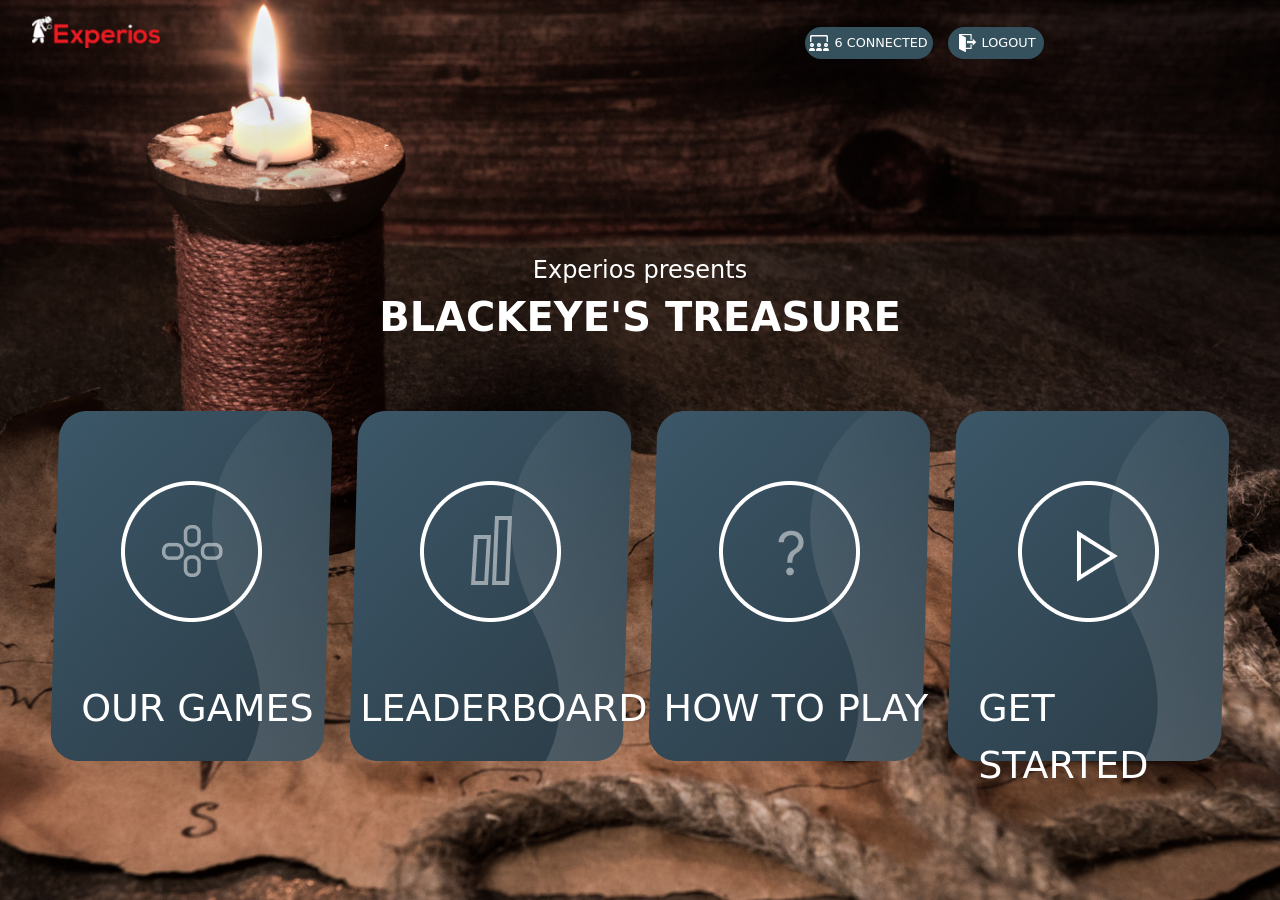
<file: index.html>
<!DOCTYPE html>
<html>
  <head>
    <title>VE Main Menu</title>
    <meta charset="utf-8" />
    <meta name="viewport" content="width=device-width, initial-scale=1" />
    <link rel="stylesheet" type="text/css" href="VE_MAINMENU.css" />
    <link
      href="https://cdn.jsdelivr.net/npm/bootstrap@5.3.3/dist/css/bootstrap.min.css"
      rel="stylesheet"
      integrity="sha384-QWTKZyjpPEjISv5WaRU9OFeRpok6YctnYmDr5pNlyT2bRjXh0JMhjY6hW+ALEwIH"
      crossorigin="anonymous"
    />
  </head>
  <body>
    <nav>
      <div class="navbar">
        <div class="nav1">
          <img class="navImage1" src="./public/nav1.png" />
        </div>
        <div class="nav2">
          <div class="nav21">
            <span><img class="navImg21" src="./public/cmp.png" /></span>
            <span class="navText">6 Connected</span>
          </div>
          <div class="nav22"></div>
          <span><img class="navImg2" src="./public/logout.png" /></span>
          <span class="navText2" class="navText">logout</span>
        </div>
      </div>
    </nav>
    <div class="textDiv">
      <h4 style="color: white; font-weight: 300">Experios presents</h4>
      <h1 style="color: white; font-weight: 700">blackeye's treasure</h1>
    </div>
    <div class="menuDiv">
      <div class="parent" style="position: relative">
        <img class="cards" src="./public/oval.png" />
        <img class="cards1" src="./public/games.png" />
        <span class="cardText">Our Games</span>
        <img class="cardm" src="./public/card1.png" />
      </div>
      <div class="parent" style="position: relative">
        <img class="cards" src="./public/oval.png" />
        <img class="cards2" src="./public/lb.png" />
        <span class="cardText2">Leaderboard</span>
        <img class="cardm" src="./public/card1.png" />
      </div>
      <div class="parent" style="position: relative">
        <img class="cards" src="./public/oval.png" />
        <img class="cards3" src="./public/ques.png" />
        <span class="cardText3">how to play</span>
        <img class="cardm" src="./public/card1.png" />
      </div>
      <div class="parent" style="position: relative">
        <img class="cards" src="./public/oval.png" />
        <img class="cards3" src="./public/vid.png" />
        <span class="cardText">get started</span>
        <img class="cardm" src="./public/card1.png" />
      </div>
    </div>
  </body>
</html>
</file>
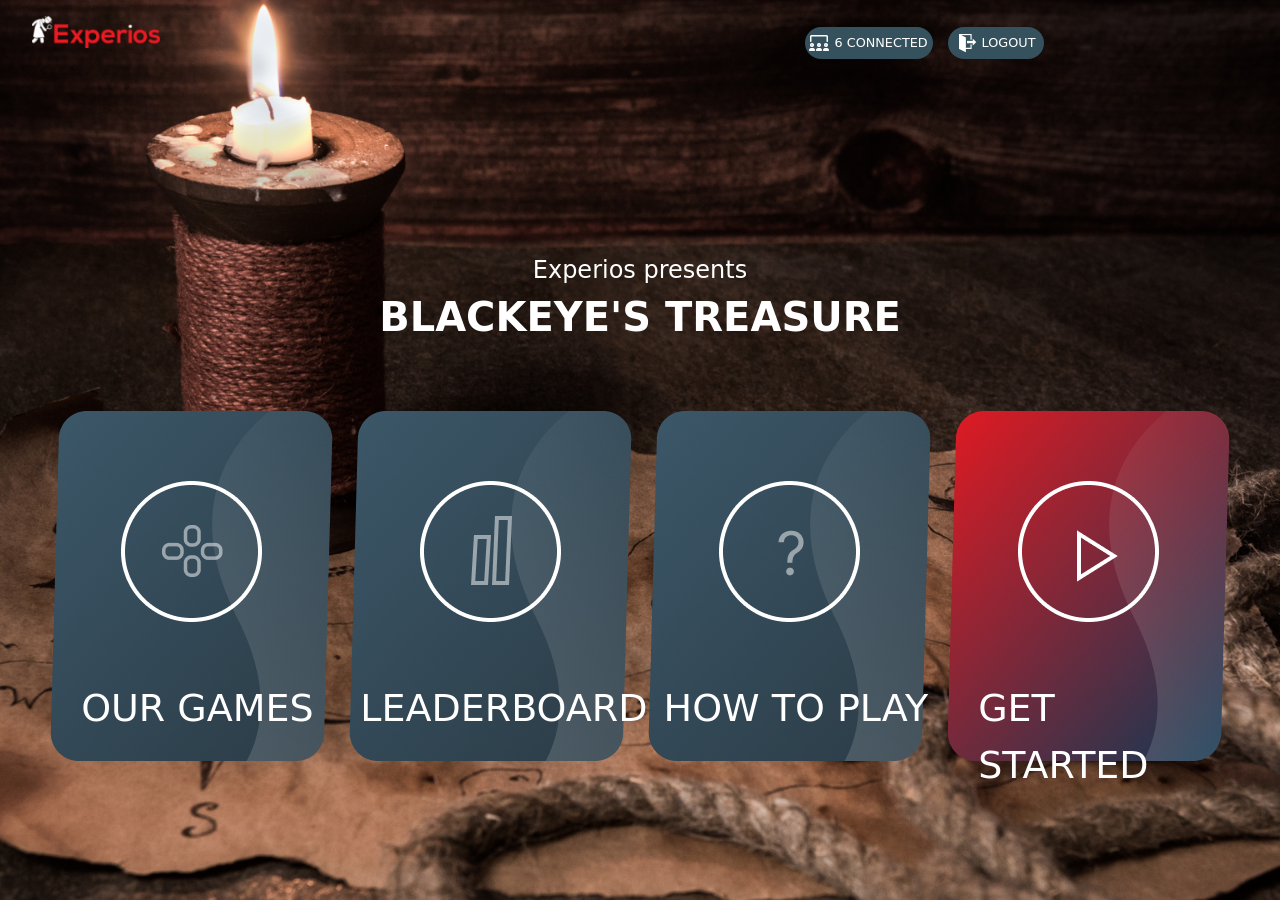
<file: VE_MAINMENU.html>
<!DOCTYPE html>
<html>
  <head>
    <title>VE Main Menu</title>
    <meta charset="utf-8" />
    <meta name="viewport" content="width=device-width, initial-scale=1" />
    <link rel="stylesheet" type="text/css" href="VE_MAINMENU.css" />
    <link
      href="https://cdn.jsdelivr.net/npm/bootstrap@5.3.3/dist/css/bootstrap.min.css"
      rel="stylesheet"
      integrity="sha384-QWTKZyjpPEjISv5WaRU9OFeRpok6YctnYmDr5pNlyT2bRjXh0JMhjY6hW+ALEwIH"
      crossorigin="anonymous"
    />
  </head>
  <body>
    <nav>
      <div class="navbar">
        <div class="nav1">
          <img class="navImage1" src="./public/nav1.png" />
        </div>
        <div class="nav2">
          <div class="nav21">
            <span><img class="navImg21" src="./public/cmp.png" /></span>
            <span class="navText">6 Connected</span>
          </div>
          <div class="nav22"></div>
          <span><img class="navImg2" src="./public/logout.png" /></span>
          <span class="navText2" class="navText">logout</span>
        </div>
      </div>
    </nav>
    <div class="textDiv">
      <h4 style="color: white; font-weight: 300">Experios presents</h4>
      <h1 style="color: white; font-weight: 700">blackeye's treasure</h1>
    </div>
    <div class="menuDiv">
      <div style="position: relative">
        <img class="cardm" src="./public/card1.png" />
        <img class="cards" src="./public/oval.png" />
        <img class="cards1" src="./public/games.png" />
        <span class="cardText">Our Games</span>
      </div>
      <div style="position: relative">
        <img class="cardm" src="./public/card1.png" />
        <img class="cards" src="./public/oval.png" />
        <img class="cards2" src="./public/lb.png" />
        <span class="cardText2">Leaderboard</span>
      </div>
      <div style="position: relative">
        <img class="cardm" src="./public/card1.png" />
        <img class="cards" src="./public/oval.png" />
        <img class="cards3" src="./public/ques.png" />
        <span class="cardText3">how to play</span>
      </div>
      <div style="position: relative">
        <img class="cardm" src="./public/card2.png" />
        <img class="cards" src="./public/oval.png" />
        <img class="cards3" src="./public/vid.png" />
        <span class="cardText">get started</span>
      </div>
    </div>
  </body>
</html>
</file>
<file: VE_MAINMENU.css>
body,
html {
  width: 100%;
  height: 100%;
  font-family: "Montserrat", "SkyFont", "MvBoli", sans-serif;
  background: url("./public/bgImage.png") no-repeat center center fixed;
  -webkit-background-size: cover;
  -moz-background-size: cover;
  -o-background-size: cover;
  background-size: cover;
}

.navbar {
  display: flex;

  flex-direction: row;
  width: 100%;
  height: 10%;
}
.nav1 {
  width: 50%;
}
.nav2 {
  position: relative;
  top: 15px;
  display: flex;
  flex-direction: row;
  width: 50%;
  justify-content: center;
  align-items: center;
}
.navImage1 {
  height: 2rem;
  width: 8rem;
  margin-left: 2rem;
  margin-top: 0.5rem;
}
.nav21 {
  height: 2em;
  width: 8em;
  background-color: #35515d;
  border-radius: 20px;
  text-align: center;
}

.nav22 {
  height: 2em;
  width: 6em;
  background-color: #35515d;
  margin-left: 15px;
  border-radius: 20px;
  text-align: center;
}
.nav21:hover {
  cursor: pointer;
}
.nav22:hover {
  cursor: pointer;
}

.navText {
  position: relative;
  top: 3px;
  color: white;
  text-transform: uppercase;
  font-size: 0.8rem;
}
.navText2 {
  position: relative;
  right: 80px;
  color: white;
  text-transform: uppercase;
  font-size: 0.8rem;
}
.navText2:hover {
  cursor: pointer;
}
.navImg2 {
  position: relative;
  right: 85px;
}
.navImg2:hover {
  cursor: pointer;
}
.navImg21 {
  position: relative;
  top: 3px;
}
.textDiv {
  text-align: center;
}
h1 {
  color: white;
  font-weight: 900;
  text-transform: uppercase;
}
h4 {
  color: white;
  padding-top: 200px;
}
.menuDiv {
  display: flex;
  flex-direction: row;
  justify-content: center;
  margin-top: 70px;
  gap: 1em;
  flex-wrap: wrap;
  padding-bottom: 30px;
  padding-left: 30px;
  padding-right: 30px;
}
.cards {
  position: absolute;
  top: 20%;
  left: 25%;
}
.cards1 {
  position: absolute;
  top: 32.5%;
  left: 39.5%;
}
.cards2 {
  position: absolute;
  top: 30%;
  left: 43%;
}

.cardm:hover {
  content: url(./public/card2.png);
  cursor: pointer;
}

.cards3 {
  position: absolute;
  top: 34%;
  left: 46%;
}
.cards:hover,
.cards1:hover,
.cards2:hover,
.cards3:hover {
  cursor: pointer;
}
.cards:hover ~ .cardm {
  content: url(./public/card2.png);
}
.cards1:hover ~ .cardm {
  content: url(./public/card2.png);
}
.cards2:hover ~ .cardm {
  content: url(./public/card2.png);
}
.cards3:hover ~ .cardm {
  content: url(./public/card2.png);
}

.cardText {
  color: white;
  text-transform: uppercase;
  font-size: 38px;
  position: absolute;
  top: 77%;
  left: 11%;
}
.cardText2 {
  color: white;
  text-transform: uppercase;
  font-size: 38px;
  position: absolute;
  top: 77%;
  left: 4%;
}
.cardText3 {
  color: white;
  text-transform: uppercase;
  font-size: 38px;
  position: absolute;
  top: 77%;
  left: 5.5%;
}
.cardText:hover,
.cardText2:hover,
.cardText3:hover {
  cursor: pointer;
}
.cardText:hover ~ .cardm {
  content: url(./public/card2.png);
}
.cardText2:hover ~ .cardm {
  content: url(./public/card2.png);
}
.cardText3:hover ~ .cardm {
  content: url(./public/card2.png);
}

@media all and (max-width: 630px) and (min-width: 530px) {
  .navText {
    font-size: 0.7rem;
  }
  .navText2 {
    font-size: 0.7rem;
  }

  .nav2 {
    flex-direction: column;
    gap: 20px;
  }
  .navImg2 {
    position: absolute;
    top: 60px;
    left: 40%;
  }
  .navText2 {
    left: 18px;
    bottom: 63px;
  }

  .navImage1 {
    position: relative;
    bottom: 50px;
  }
  h4 {
    padding-top: 80px;
  }
  .nav21 {
    margin-left: 16px;
  }
}
@media all and (max-width: 549px) and (min-width: 490px) {
  .navText {
    font-size: 0.7rem;
  }
  .navText2 {
    font-size: 0.7rem;
  }

  .nav2 {
    flex-direction: column;
    gap: 20px;
  }
  .navImg2 {
    position: absolute;
    top: 60px;
    left: 39%;
  }
  .navText2 {
    left: 18px;
    bottom: 63px;
  }

  .navImage1 {
    position: relative;
    bottom: 50px;
  }
  h4 {
    padding-top: 80px;
  }
  .nav21 {
    margin-left: 16px;
  }
}
@media all and (max-width: 489px) and (min-width: 360px) {
  .navText {
    font-size: 0.7rem;
  }
  .navText2 {
    font-size: 0.7rem;
  }

  .nav2 {
    flex-direction: column;
    gap: 20px;
  }
  .navImg2 {
    position: absolute;
    top: 60px;
    left: 36%;
  }
  .navText2 {
    left: 18px;
    bottom: 63px;
  }

  .navImage1 {
    position: relative;
    bottom: 50px;
  }
  h4 {
    padding-top: 80px;
  }
  .navImage1 {
    transform: scale(0.8);
    margin-left: 1.2rem;
  }
  .nav21 {
    margin-left: 16px;
  }
}
@media all and (max-width: 359px) {
  .navText {
    font-size: 0.7rem;
  }
  .navText2 {
    font-size: 0.7rem;
  }

  .nav2 {
    flex-direction: column;
    gap: 20px;
  }
  .navImg2 {
    position: absolute;
    top: 60px;
    left: 34%;
  }
  .navText2 {
    left: 18px;
    bottom: 63px;
  }

  .navImage1 {
    position: relative;
    bottom: 50px;
  }
  h4 {
    padding-top: 80px;
  }
  .navImage1 {
    transform: scale(0.8);
    margin-left: 1.2rem;
  }
  .nav21 {
    margin-left: 16px;
  }
}
</file>
